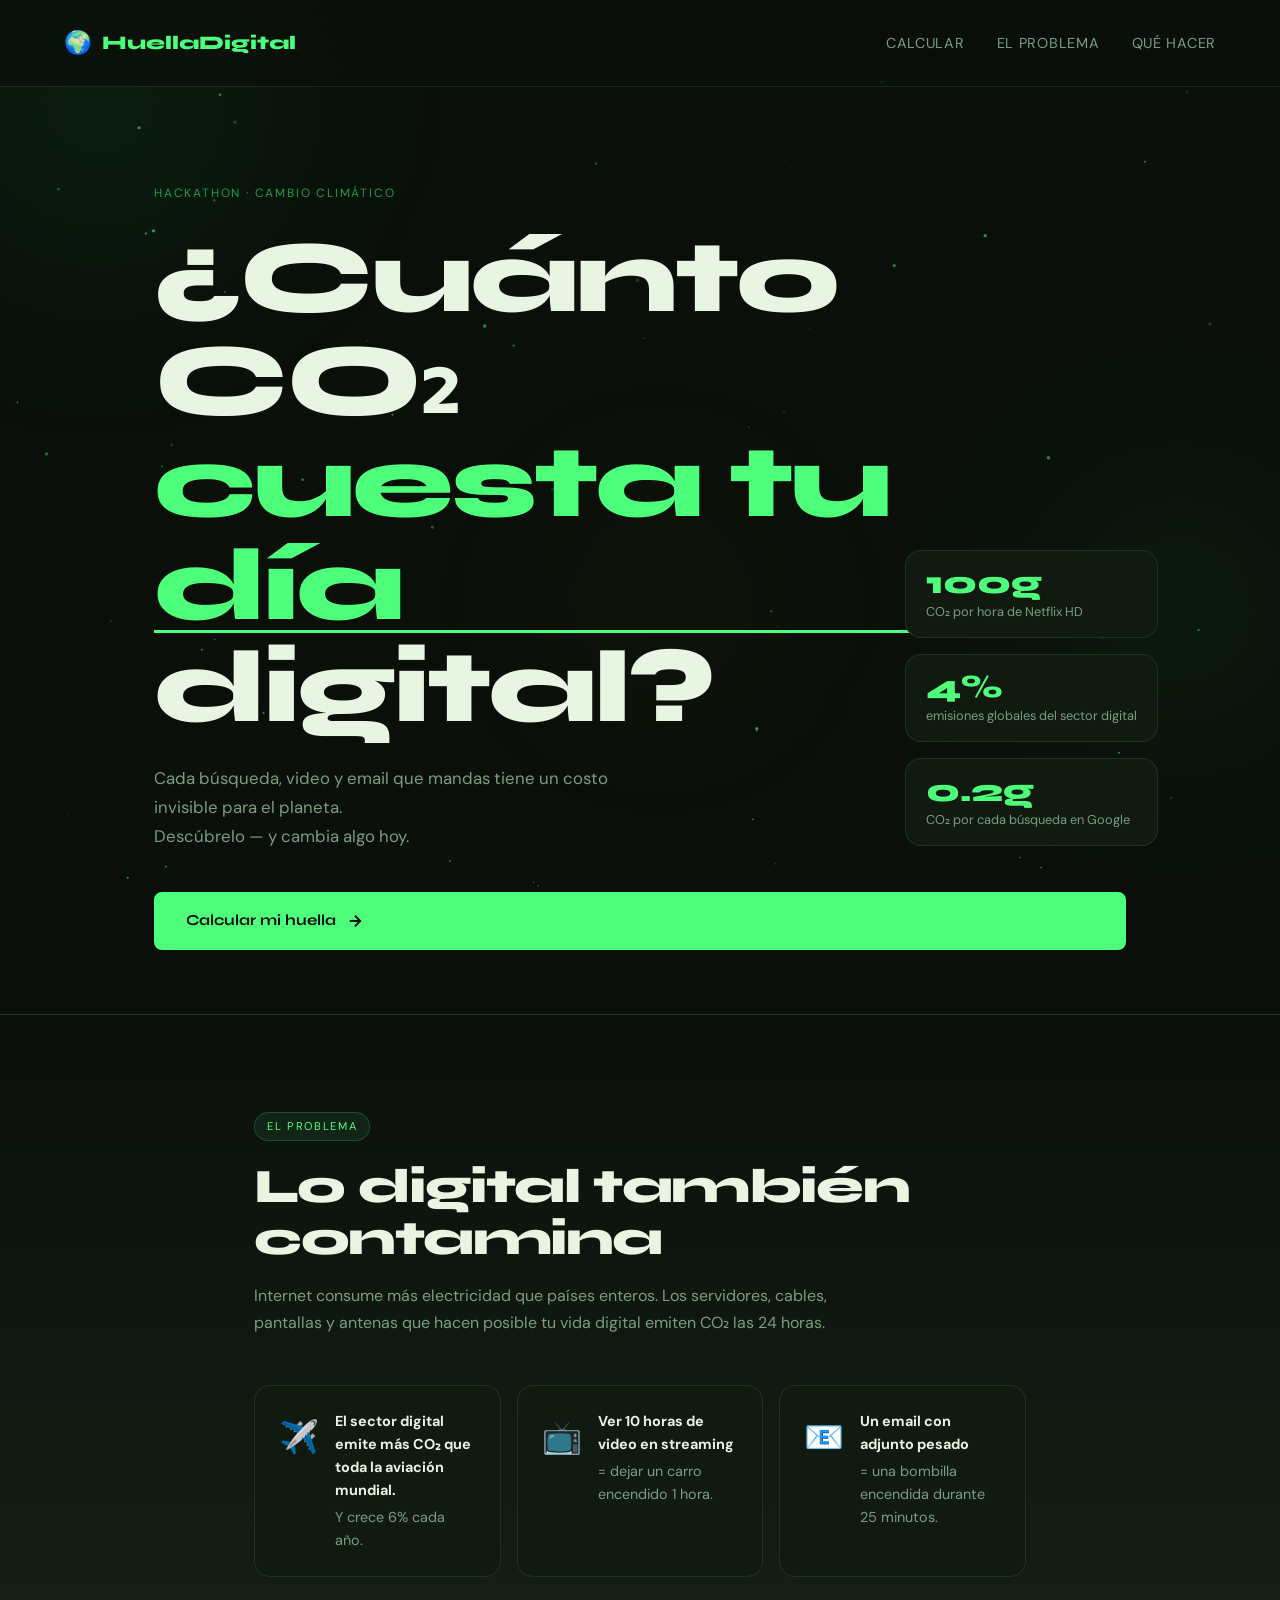
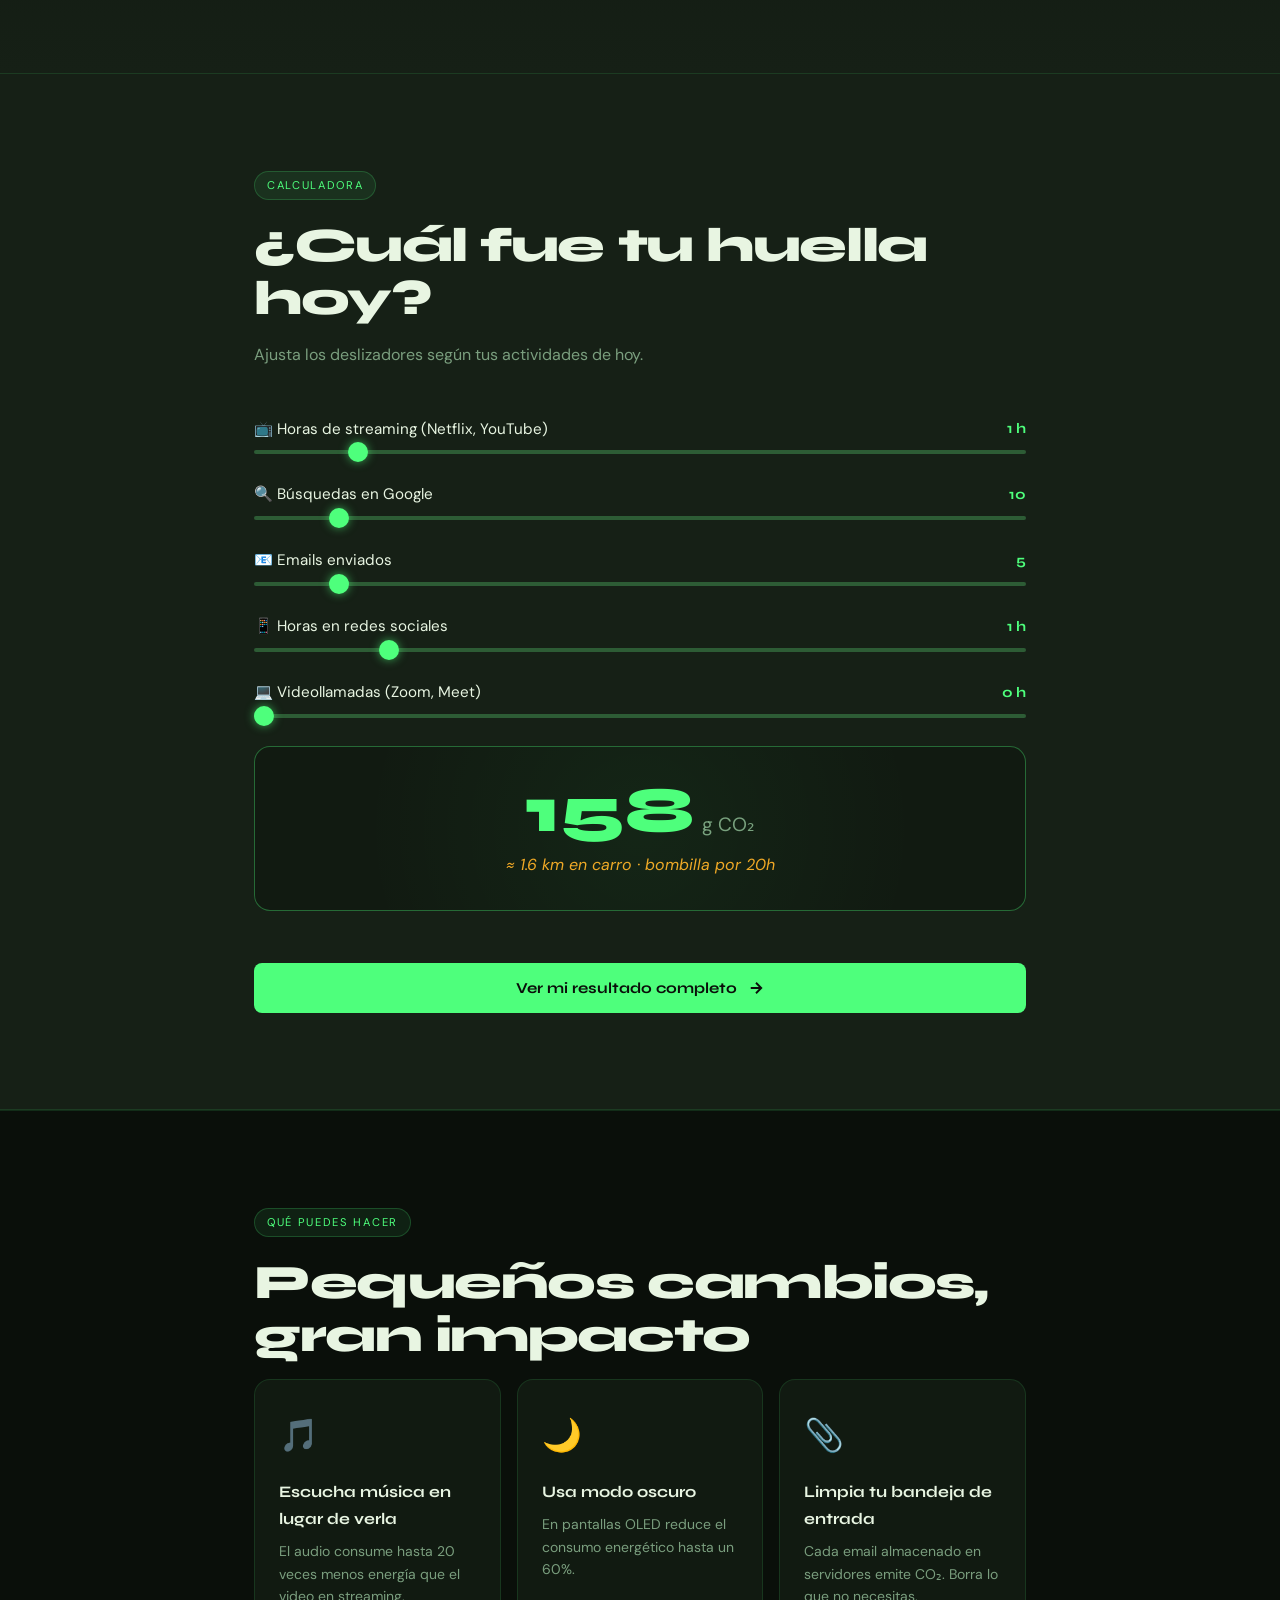
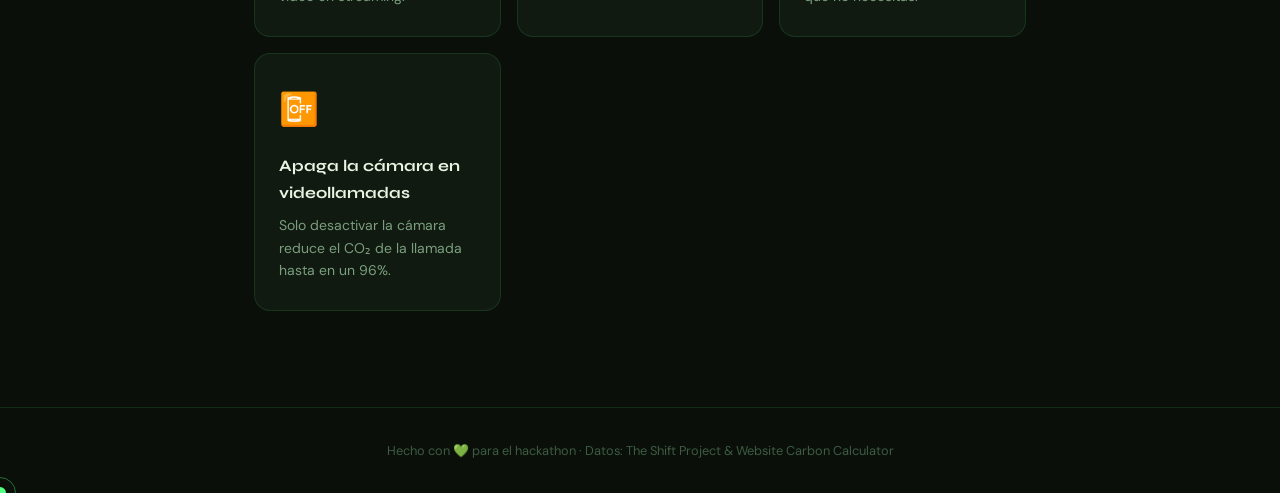
<file: templates/index.html>
<!DOCTYPE html>
<html lang="es">
<head>
  <meta charset="UTF-8" />
  <meta name="viewport" content="width=device-width, initial-scale=1.0" />
  <title>HuellaDigital — ¿Cuánto CO₂ cuesta tu día?</title>
  <link rel="stylesheet" href="../static/css/style.css" />
  <link href="https://fonts.googleapis.com/css2?family=Syne:wght@400;700;800&family=DM+Sans:ital,wght@0,300;0,400;1,300&display=swap" rel="stylesheet" />
</head>
<body>

  <canvas id="particles"></canvas>

  <div class="orb orb-1"></div>
  <div class="orb orb-2"></div>
  <div class="orb orb-3"></div>

  <header class="header">
    <div class="logo">
      <span class="logo-icon">🌍</span>
      <span class="logo-text">HuellaDigital</span>
    </div>
    <nav class="nav">
      <a href="#calculadora">Calcular</a>
      <a href="#datos">El problema</a>
      <a href="#tips">Qué hacer</a>
    </nav>
  </header>

  <section class="hero">
    <div class="hero-label">Hackathon · Cambio climático</div>
    <h1 class="hero-title">
      ¿Cuánto CO₂<br/>
      <span class="highlight">cuesta tu día</span><br/>
      digital?
    </h1>
    <p class="hero-sub">
      Cada búsqueda, video y email que mandas tiene un costo invisible para el planeta.<br/>
      Descúbrelo — y cambia algo hoy.
    </p>
    <a href="#calculadora" class="btn-primary">
      <span>Calcular mi huella</span>
      <svg width="18" height="18" viewBox="0 0 24 24" fill="none" stroke="currentColor" stroke-width="2.5"><path d="M5 12h14M12 5l7 7-7 7"/></svg>
    </a>

    <div class="floating-cards">
      <div class="fcard fcard-1">
        <div class="fcard-val">100g</div>
        <div class="fcard-lbl">CO₂ por hora de Netflix HD</div>
      </div>
      <div class="fcard fcard-2">
        <div class="fcard-val">4%</div>
        <div class="fcard-lbl">emisiones globales del sector digital</div>
      </div>
      <div class="fcard fcard-3">
        <div class="fcard-val">0.2g</div>
        <div class="fcard-lbl">CO₂ por cada búsqueda en Google</div>
      </div>
    </div>
  </section>

  <section class="section-problema" id="datos">
    <div class="section-inner">
      <div class="tag">El problema</div>
      <h2>Lo digital también contamina</h2>
      <p class="section-sub">
        Internet consume más electricidad que países enteros. Los servidores, cables,
        pantallas y antenas que hacen posible tu vida digital emiten CO₂ las 24 horas.
      </p>
      <div class="comparisons">
        <div class="comp-card">
          <div class="comp-icon">✈️</div>
          <div class="comp-text">
            <strong>El sector digital emite más CO₂ que toda la aviación mundial.</strong>
            Y crece 6% cada año.
          </div>
        </div>
        <div class="comp-card">
          <div class="comp-icon">📺</div>
          <div class="comp-text">
            <strong>Ver 10 horas de video en streaming</strong> = dejar un carro encendido 1 hora.
          </div>
        </div>
        <div class="comp-card">
          <div class="comp-icon">📧</div>
          <div class="comp-text">
            <strong>Un email con adjunto pesado</strong> = una bombilla encendida durante 25 minutos.
          </div>
        </div>
      </div>
    </div>
  </section>

  <section class="section-calc" id="calculadora">
    <div class="section-inner">
      <div class="tag tag-green">Calculadora</div>
      <h2>¿Cuál fue tu huella hoy?</h2>
      <p class="section-sub">Ajusta los deslizadores según tus actividades de hoy.</p>

      <form class="calc-form" action="/calcular" method="POST">

        <div class="slider-group">
          <div class="slider-label">
            <span>📺 Horas de streaming (Netflix, YouTube)</span>
            <span class="slider-val" id="val-streaming">1 h</span>
          </div>
          <input type="range" name="streaming" id="streaming" min="0" max="8" value="1" step="1" />
        </div>

        <div class="slider-group">
          <div class="slider-label">
            <span>🔍 Búsquedas en Google</span>
            <span class="slider-val" id="val-busquedas">10</span>
          </div>
          <input type="range" name="busquedas" id="busquedas" min="0" max="100" value="10" step="5" />
        </div>

        <div class="slider-group">
          <div class="slider-label">
            <span>📧 Emails enviados</span>
            <span class="slider-val" id="val-emails">5</span>
          </div>
          <input type="range" name="emails" id="emails" min="0" max="50" value="5" step="1" />
        </div>

        <div class="slider-group">
          <div class="slider-label">
            <span>📱 Horas en redes sociales</span>
            <span class="slider-val" id="val-redes">1 h</span>
          </div>
          <input type="range" name="redes" id="redes" min="0" max="6" value="1" step="1" />
        </div>

        <div class="slider-group">
          <div class="slider-label">
            <span>💻 Videollamadas (Zoom, Meet)</span>
            <span class="slider-val" id="val-video">0 h</span>
          </div>
          <input type="range" name="video" id="video" min="0" max="8" value="0" step="1" />
        </div>

        <div class="preview-box">
          <div class="preview-co2">
            <span class="preview-num" id="preview-num">136</span>
            <span class="preview-unit">g CO₂</span>
          </div>
          <div class="preview-eq" id="preview-eq">≈ 1.4 km en carro</div>
        </div>

        <button type="submit" class="btn-primary btn-full">
          <span>Ver mi resultado completo</span>
          <svg width="18" height="18" viewBox="0 0 24 24" fill="none" stroke="currentColor" stroke-width="2.5"><path d="M5 12h14M12 5l7 7-7 7"/></svg>
        </button>
      </form>
    </div>
  </section>

  <section class="section-tips" id="tips">
    <div class="section-inner">
      <div class="tag">Qué puedes hacer</div>
      <h2>Pequeños cambios, gran impacto</h2>
      <div class="tips-grid">
        <div class="tip-card">
          <div class="tip-icon">🎵</div>
          <h3>Escucha música en lugar de verla</h3>
          <p>El audio consume hasta 20 veces menos energía que el video en streaming.</p>
        </div>
        <div class="tip-card">
          <div class="tip-icon">🌙</div>
          <h3>Usa modo oscuro</h3>
          <p>En pantallas OLED reduce el consumo energético hasta un 60%.</p>
        </div>
        <div class="tip-card">
          <div class="tip-icon">📎</div>
          <h3>Limpia tu bandeja de entrada</h3>
          <p>Cada email almacenado en servidores emite CO₂. Borra lo que no necesitas.</p>
        </div>
        <div class="tip-card">
          <div class="tip-icon">📴</div>
          <h3>Apaga la cámara en videollamadas</h3>
          <p>Solo desactivar la cámara reduce el CO₂ de la llamada hasta en un 96%.</p>
        </div>
      </div>
    </div>
  </section>

  <footer class="footer">
    <p>Hecho con 💚 para el hackathon · Datos: The Shift Project & Website Carbon Calculator</p>
  </footer>

  <script src="../static/css/main.js"></script>
</body>
</html>
</file>
<file: static/css/style.css>
:root {
  --bg-deep:      #0a0f0a;
  --bg-card:      #111a11;
  --bg-surface:   #162016;
  --green-neon:   #4eff7c;
  --green-mid:    #1d9e48;
  --green-muted:  #2d5c35;
  --amber:        #f5a623;
  --text-primary: #e8f5e2;
  --text-muted:   #7a9e7e;
  --text-dim:     #3d5c42;
  --border:       rgba(78, 255, 124, 0.12);
  --border-hover: rgba(78, 255, 124, 0.35);
  --font-display: 'Syne', sans-serif;
  --font-body:    'DM Sans', sans-serif;
  --radius-sm:    8px;
  --radius-md:    16px;
  --radius-lg:    24px;
}

*, *::before, *::after { box-sizing: border-box; margin: 0; padding: 0; }
html { scroll-behavior: smooth; }
body {
  background: var(--bg-deep);
  color: var(--text-primary);
  font-family: var(--font-body);
  font-size: 16px;
  line-height: 1.7;
  overflow-x: hidden;
}

#particles {
  position: fixed;
  inset: 0;
  z-index: 0;
  pointer-events: none;
}

.orb {
  position: fixed;
  border-radius: 50%;
  filter: blur(80px);
  pointer-events: none;
  z-index: 0;
  animation: orb-drift 12s ease-in-out infinite alternate;
}
.orb-1 {
  width: 500px; height: 500px;
  background: radial-gradient(circle, rgba(29,158,72,0.15) 0%, transparent 70%);
  top: -150px; left: -150px;
  animation-duration: 14s;
}
.orb-2 {
  width: 400px; height: 400px;
  background: radial-gradient(circle, rgba(78,255,124,0.08) 0%, transparent 70%);
  bottom: 10%; right: -100px;
  animation-duration: 10s;
  animation-direction: alternate-reverse;
}
.orb-3 {
  width: 300px; height: 300px;
  background: radial-gradient(circle, rgba(245,166,35,0.06) 0%, transparent 70%);
  top: 50%; left: 40%;
  animation-duration: 18s;
}
@keyframes orb-drift {
  from { transform: translate(0, 0) scale(1); }
  to   { transform: translate(40px, 30px) scale(1.05); }
}

header, section, footer { position: relative; z-index: 1; }

.header {
  display: flex;
  justify-content: space-between;
  align-items: center;
  padding: 1.5rem 4rem;
  position: sticky;
  top: 0;
  z-index: 100;
  backdrop-filter: blur(20px);
  background: rgba(10,15,10,0.7);
  border-bottom: 1px solid var(--border);
  animation: slide-down 0.6s ease both;
}
@keyframes slide-down {
  from { transform: translateY(-100%); opacity: 0; }
  to   { transform: translateY(0); opacity: 1; }
}
.logo {
  display: flex;
  align-items: center;
  gap: 10px;
  font-family: var(--font-display);
  font-weight: 800;
  font-size: 1.2rem;
  color: var(--green-neon);
}
.logo-icon { font-size: 1.4rem; animation: spin-slow 8s linear infinite; display: inline-block; }
@keyframes spin-slow { to { transform: rotate(360deg); } }

.nav { display: flex; gap: 2rem; }
.nav a {
  color: var(--text-muted);
  text-decoration: none;
  font-size: 0.9rem;
  letter-spacing: 0.05em;
  text-transform: uppercase;
  transition: color 0.3s;
  position: relative;
}
.nav a::after {
  content: '';
  position: absolute;
  bottom: -4px; left: 0;
  width: 0; height: 1px;
  background: var(--green-neon);
  transition: width 0.3s;
}
.nav a:hover { color: var(--green-neon); }
.nav a:hover::after { width: 100%; }

.hero {
  min-height: 100vh;
  display: flex;
  flex-direction: column;
  justify-content: center;
  padding: 6rem 4rem 4rem;
  max-width: 1100px;
  margin: 0 auto;
  position: relative;
}
.hero-label {
  font-size: 0.75rem;
  letter-spacing: 0.15em;
  text-transform: uppercase;
  color: var(--green-mid);
  margin-bottom: 1.5rem;
  animation: fade-up 0.7s 0.2s ease both;
}
.hero-title {
  font-family: var(--font-display);
  font-size: clamp(3rem, 8vw, 6.5rem);
  font-weight: 800;
  line-height: 1.0;
  letter-spacing: -0.03em;
  color: var(--text-primary);
  margin-bottom: 1.5rem;
  animation: fade-up 0.7s 0.3s ease both;
}
.highlight {
  color: var(--green-neon);
  position: relative;
  display: inline-block;
}
.highlight::after {
  content: '';
  position: absolute;
  bottom: 4px; left: 0; right: 0;
  height: 3px;
  background: var(--green-neon);
  transform: scaleX(0);
  transform-origin: left;
  animation: underline-grow 0.8s 1s ease forwards;
}
@keyframes underline-grow { to { transform: scaleX(1); } }

.hero-sub {
  max-width: 520px;
  color: var(--text-muted);
  font-size: 1.05rem;
  line-height: 1.75;
  margin-bottom: 2.5rem;
  animation: fade-up 0.7s 0.4s ease both;
}
@keyframes fade-up {
  from { opacity: 0; transform: translateY(20px); }
  to   { opacity: 1; transform: translateY(0); }
}

.btn-primary {
  display: inline-flex;
  align-items: center;
  gap: 10px;
  background: var(--green-neon);
  color: #0a0f0a;
  font-family: var(--font-display);
  font-weight: 700;
  font-size: 0.95rem;
  padding: 1rem 2rem;
  border-radius: var(--radius-sm);
  text-decoration: none;
  border: none;
  cursor: pointer;
  transition: transform 0.2s, box-shadow 0.2s;
  animation: fade-up 0.7s 0.5s ease both;
}
.btn-primary:hover {
  transform: translateY(-2px);
  box-shadow: 0 0 30px rgba(78,255,124,0.4), 0 8px 20px rgba(0,0,0,0.4);
}
.btn-primary:active { transform: scale(0.98); }
.btn-full { width: 100%; justify-content: center; margin-top: 1.5rem; }

.floating-cards {
  position: absolute;
  right: 2rem;
  top: 50%;
  transform: translateY(-50%);
  display: flex;
  flex-direction: column;
  gap: 1rem;
  animation: fade-up 0.7s 0.7s ease both;
}
.fcard {
  background: var(--bg-card);
  border: 1px solid var(--border);
  border-radius: var(--radius-md);
  padding: 1rem 1.25rem;
  min-width: 190px;
  transition: border-color 0.3s, transform 0.3s;
}
.fcard:hover { border-color: var(--border-hover); transform: translateX(-4px); }
.fcard-1 { animation: float 4s ease-in-out infinite; }
.fcard-2 { animation: float 4s ease-in-out infinite 1.3s; }
.fcard-3 { animation: float 4s ease-in-out infinite 2.6s; }
@keyframes float {
  0%, 100% { transform: translateY(0); }
  50%       { transform: translateY(-8px); }
}
.fcard-val {
  font-family: var(--font-display);
  font-size: 2rem;
  font-weight: 800;
  color: var(--green-neon);
  line-height: 1;
  margin-bottom: 4px;
}
.fcard-lbl { font-size: 0.8rem; color: var(--text-muted); line-height: 1.4; }

.section-inner {
  max-width: 900px;
  margin: 0 auto;
  padding: 6rem 4rem;
}
.tag {
  display: inline-block;
  font-size: 0.7rem;
  letter-spacing: 0.15em;
  text-transform: uppercase;
  color: var(--green-neon);
  background: rgba(78,255,124,0.08);
  border: 1px solid rgba(78,255,124,0.2);
  padding: 4px 12px;
  border-radius: 20px;
  margin-bottom: 1.25rem;
}
h2 {
  font-family: var(--font-display);
  font-size: clamp(2rem, 4vw, 3rem);
  font-weight: 800;
  letter-spacing: -0.03em;
  color: var(--text-primary);
  margin-bottom: 1rem;
  line-height: 1.1;
}
.section-sub {
  color: var(--text-muted);
  font-size: 1rem;
  max-width: 580px;
  margin-bottom: 3rem;
}

.section-problema {
  background: linear-gradient(180deg, var(--bg-deep) 0%, var(--bg-surface) 100%);
  border-top: 1px solid var(--border);
}
.comparisons {
  display: grid;
  grid-template-columns: repeat(auto-fit, minmax(240px, 1fr));
  gap: 1rem;
}
.comp-card {
  background: var(--bg-card);
  border: 1px solid var(--border);
  border-radius: var(--radius-md);
  padding: 1.5rem;
  display: flex;
  gap: 1rem;
  align-items: flex-start;
  transition: border-color 0.3s, transform 0.3s;
}
.comp-card:hover { border-color: var(--border-hover); transform: translateY(-4px); }
.comp-icon { font-size: 2rem; flex-shrink: 0; }
.comp-text { font-size: 0.9rem; color: var(--text-muted); line-height: 1.6; }
.comp-text strong { color: var(--text-primary); display: block; margin-bottom: 4px; }

.section-calc {
  background: var(--bg-surface);
  border-top: 1px solid var(--border);
  border-bottom: 1px solid var(--border);
}
.calc-form { display: flex; flex-direction: column; gap: 1.75rem; }
.slider-group { display: flex; flex-direction: column; gap: 0.5rem; }
.slider-label {
  display: flex;
  justify-content: space-between;
  align-items: center;
  font-size: 0.95rem;
  color: var(--text-primary);
}
.slider-val {
  font-family: var(--font-display);
  font-weight: 700;
  color: var(--green-neon);
  font-size: 0.9rem;
  min-width: 48px;
  text-align: right;
}
input[type="range"] {
  -webkit-appearance: none;
  appearance: none;
  width: 100%;
  height: 4px;
  background: var(--green-muted);
  border-radius: 2px;
  outline: none;
  cursor: pointer;
}
input[type="range"]::-webkit-slider-thumb {
  -webkit-appearance: none;
  width: 20px; height: 20px;
  background: var(--green-neon);
  border-radius: 50%;
  box-shadow: 0 0 10px rgba(78,255,124,0.6);
  transition: transform 0.2s, box-shadow 0.2s;
}
input[type="range"]:hover::-webkit-slider-thumb {
  transform: scale(1.2);
  box-shadow: 0 0 20px rgba(78,255,124,0.8);
}

.preview-box {
  background: var(--bg-card);
  border: 1px solid var(--border-hover);
  border-radius: var(--radius-md);
  padding: 2rem;
  text-align: center;
  position: relative;
  overflow: hidden;
}
.preview-box::before {
  content: '';
  position: absolute;
  inset: 0;
  background: radial-gradient(circle at 50% 50%, rgba(78,255,124,0.05) 0%, transparent 70%);
  pointer-events: none;
}
.preview-co2 {
  display: flex;
  align-items: baseline;
  justify-content: center;
  gap: 0.5rem;
  margin-bottom: 0.5rem;
}
.preview-num {
  font-family: var(--font-display);
  font-size: 4rem;
  font-weight: 800;
  color: var(--green-neon);
  line-height: 1;
  transition: all 0.3s ease;
}
.preview-unit { font-size: 1.2rem; color: var(--text-muted); }
.preview-eq { font-size: 1rem; color: var(--amber); font-style: italic; }

.section-tips { background: var(--bg-deep); border-top: 1px solid var(--border); }
.tips-grid {
  display: grid;
  grid-template-columns: repeat(auto-fit, minmax(200px, 1fr));
  gap: 1rem;
}
.tip-card {
  background: var(--bg-card);
  border: 1px solid var(--border);
  border-radius: var(--radius-md);
  padding: 1.75rem 1.5rem;
  transition: border-color 0.3s, transform 0.3s;
  position: relative;
  overflow: hidden;
}
.tip-card::before {
  content: '';
  position: absolute;
  top: 0; left: 0; right: 0;
  height: 2px;
  background: linear-gradient(90deg, var(--green-neon), transparent);
  transform: scaleX(0);
  transform-origin: left;
  transition: transform 0.4s;
}
.tip-card:hover { border-color: var(--border-hover); transform: translateY(-4px); }
.tip-card:hover::before { transform: scaleX(1); }
.tip-icon { font-size: 2rem; margin-bottom: 1rem; display: block; }
.tip-card h3 {
  font-family: var(--font-display);
  font-size: 1rem;
  font-weight: 700;
  color: var(--text-primary);
  margin-bottom: 0.5rem;
}
.tip-card p { font-size: 0.875rem; color: var(--text-muted); line-height: 1.6; }

.footer {
  text-align: center;
  padding: 2rem;
  border-top: 1px solid var(--border);
  font-size: 0.8rem;
  color: var(--text-dim);
  position: relative;
  z-index: 1;
}

.fade-in {
  opacity: 0;
  transform: translateY(24px);
  transition: opacity 0.6s ease, transform 0.6s ease;
}
.fade-in.visible { opacity: 1; transform: translateY(0); }

@media (max-width: 768px) {
  .header { padding: 1rem 1.5rem; }
  .nav { display: none; }
  .hero { padding: 5rem 1.5rem 2rem; }
  .hero-title { font-size: 2.8rem; }
  .floating-cards { display: none; }
  .section-inner { padding: 4rem 1.5rem; }
  .comparisons, .tips-grid { grid-template-columns: 1fr; }
}
</file>
